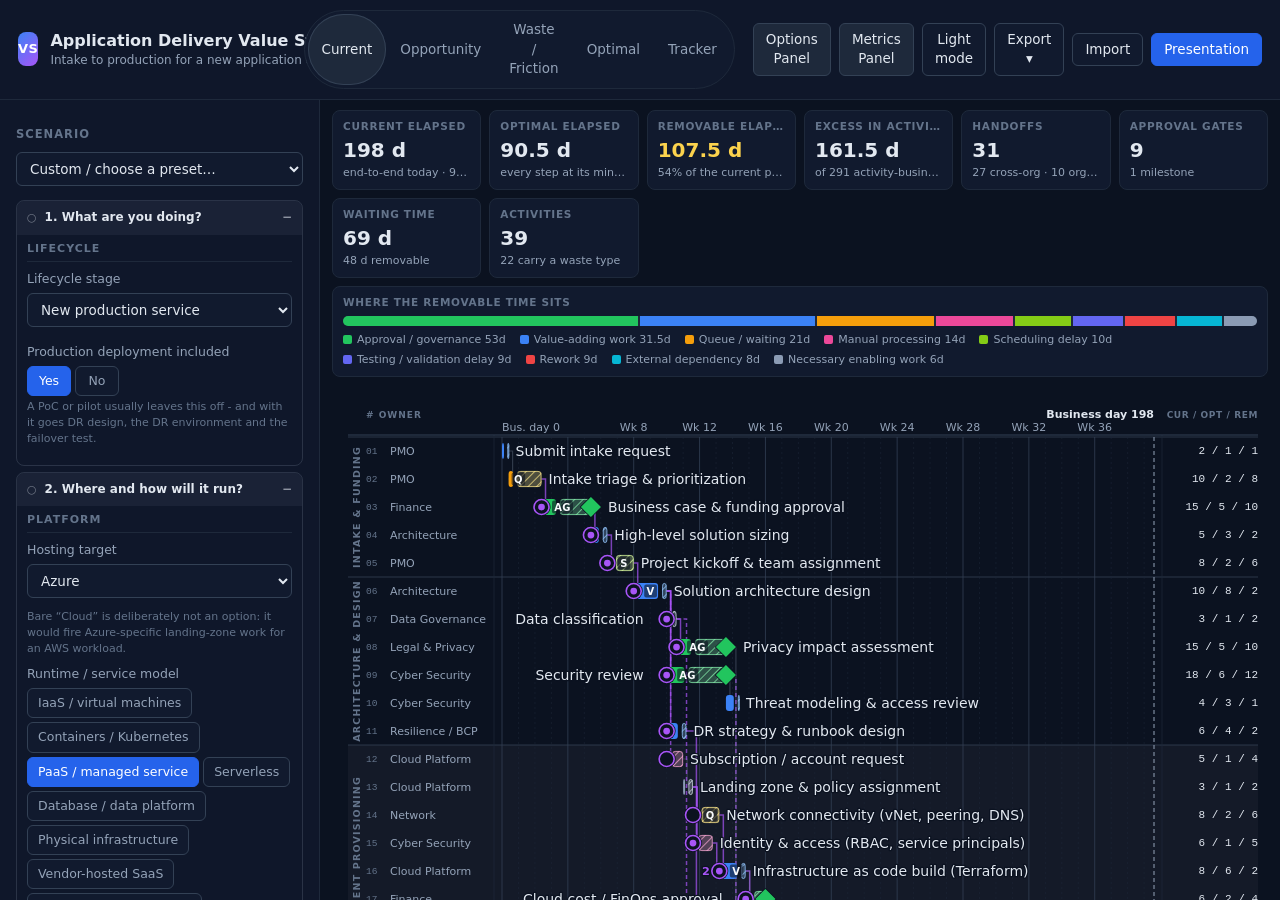
<file: index.html>
<!DOCTYPE html>
<html lang="en">
<head>
<meta charset="utf-8">
<meta name="viewport" content="width=device-width, initial-scale=1">
<title>Flowline - Value Stream Timeline</title>
<link rel="stylesheet" href="css/app.css">
</head>
<body>

<header class="topbar">
  <div class="brand">
    <span class="logo">VS</span>
    <div>
      <div class="title-row"><h1 id="title">Value Stream</h1><span id="app-version" class="app-version"></span></div>
      <div id="subtitle" class="subtitle"></div>
    </div>
  </div>

  <nav class="views" aria-label="View">
    <button type="button" data-view="current" class="on" title="Stacked bars: necessary time + removable time on today's schedule">Current</button>
    <button type="button" data-view="opportunity" title="Necessary time greyed out; removable time stands out">Opportunity</button>
    <button type="button" data-view="waste" title="Value work de-emphasized; handoffs, gates, queues and rework emphasized">Waste / Friction</button>
    <button type="button" data-view="optimal" title="The schedule if every activity ran at its optimal duration">Optimal</button>
    <button type="button" data-view="tracker" title="Project status at a glance: % complete, stage-by-stage progress, what's moving, what's blocked, what's left">Tracker</button>
  </nav>

  <div class="actions">
    <button type="button" id="btn-sidebar" class="ghost" title="Show or hide the options panel on the left">Options Panel</button>
    <button type="button" id="btn-metrics" class="ghost" title="Show or hide the metrics strip across the top">Metrics Panel</button>
    <button type="button" id="btn-theme" class="ghost" title="Switch between dark and light mode (applies to exports too)">Light mode</button>
    <div class="menu">
      <button type="button" class="ghost" id="btn-export-menu" aria-haspopup="true" aria-expanded="false">Export ▾</button>
      <div class="menu-list">
        <button type="button" data-export="png">PNG · 1920×1080</button>
        <button type="button" data-export="png2x">PNG · 3840×2160</button>
        <button type="button" data-export="svg">SVG</button>
        <button type="button" data-export="copy">Copy to clipboard (PNG)</button>
        <hr>
        <button type="button" data-export="xlsx">Excel workbook (.xlsx, Task List format)</button>
        <button type="button" data-export="csv">CSV (Task List, columns A–Y)</button>
        <hr>
        <button type="button" data-export="simple" title="The editable format: change it in Excel, then Import it straight back">Editable workbook (.xlsx, Activities format)</button>
        <button type="button" data-export="simplecsv" title="The editable format as CSV">Editable CSV (Activities format)</button>
        <button type="button" data-export="template" title="Three example rows showing every column — the fastest way to start a new value stream">Starter template (.xlsx)</button>
        <hr>
        <button type="button" data-export="json">JSON bundle (process, taxonomy, scenario)</button>
        <button type="button" data-export="datajs">Download data/process.data.js</button>
      </div>
    </div>
    <label class="ghost btn-file" title="Import an Excel workbook (.xlsx), a CSV, or a .json file. Worksheets are matched by name; any sheet the app does not recognise is left alone. You can also drop the file on the page.">
      Import <input type="file" id="file-json" accept=".xlsx,.csv,.json,application/json,text/csv,application/vnd.openxmlformats-officedocument.spreadsheetml.sheet">
    </label>
    <button type="button" id="btn-present" class="primary">Presentation</button>
  </div>
</header>

<div class="main">
  <aside id="sidebar">
    <section>
      <h3>Scenario</h3>
      <select id="preset" class="select"></select>
      <div id="scenario-controls"></div>
      <div id="derived-chips" hidden></div>
      <div id="result-summary" hidden></div>
      <div id="saved-runs"></div>
    </section>

    <section>
      <h3>Process</h3>
      <button type="button" id="btn-designer" class="ghost small" title="Add, rename and reorder stages and phases, and change the row order — in the app, validated before anything is applied">Open process designer</button>
      <button type="button" id="btn-admin" class="ghost small" title="Edit the questions, named rules and activity conditions — every change previewed against your saved scenarios before it applies">Open admin mode</button>
      <div class="hint">Stages, phases and row order, edited in place. Durations and dependencies are edited by clicking a row. Admin mode edits which tasks fire, and when.</div>
    </section>

    <section>
      <h3>Waste categories <small>click to isolate</small></h3>
      <div id="waste-chips" class="chips"></div>
    </section>

    <section>
      <h3>Filters</h3>
      <input id="search" type="search" class="input" placeholder="Search activities, teams, descriptions…">
      <details>
        <summary>Responsible team</summary>
        <div id="owner-filter" class="checklist"></div>
      </details>
      <label class="check"><input type="checkbox" id="opt-hideNonMatching"><span>Hide non-matching rows (instead of dimming)</span></label>
      <button type="button" id="btn-clear-filters" class="ghost small">Clear filters</button>
    </section>

    <section>
      <h3>Display</h3>
      <label class="field" title="Changes only how times are written - the data, saved scenarios and exports keep their own unit"><span>Show times in</span>
        <select id="opt-time-unit" class="select">
          <option value="auto">The data's own unit</option>
          <option value="days">Business days</option>
          <option value="hours">Hours</option>
        </select>
      </label>
      <label class="field"><span>Dependency lines</span>
        <select id="opt-links" class="select">
          <option value="all">All (handoffs highlighted)</option>
          <option value="handoffs">Handoffs only</option>
          <option value="none">None</option>
        </select>
      </label>
      <label class="field"><span>Row density</span>
        <select id="opt-density" class="select">
          <option value="comfortable">Comfortable</option>
          <option value="normal">Normal</option>
          <option value="compact">Compact</option>
        </select>
      </label>
      <label class="field"><span>Timeline zoom <b id="zoom-val">1.0x</b></span>
        <input type="range" id="opt-zoom" min="1" max="4" step="0.1" value="1">
      </label>
      <label class="check"><input type="checkbox" id="opt-phases"><span>Show phase bands</span></label>
      <label class="check" title="Show the team and the current / optimal / removable numbers beside every row while you work"><input type="checkbox" id="opt-columns"><span>Owner and duration columns</span></label>
      <label class="check"><input type="checkbox" id="opt-critical"><span>Underline the critical path</span></label>
      <label class="check"><input type="checkbox" id="opt-presentMetrics"><span>Metrics strip in presentation / export</span></label>
      <label class="check" title="Off keeps the slide clean; on carries the owner and duration columns onto the exported slide too"><input type="checkbox" id="opt-presentColumns"><span>Owner / duration columns on slides</span></label>
    </section>

    <section>
      <h3>Data source</h3>
      <div id="data-source" class="hint"></div>
      <div class="btn-row">
        <button type="button" id="btn-link-folder" class="ghost small" title="Pick the app folder (or its data folder). The app can then re-read the files after you edit them, and write your in-app edits back.">Link data folder</button>
        <button type="button" id="btn-reload-folder" class="ghost small" hidden title="Re-read the data files from the linked folder">Reload</button>
        <button type="button" id="btn-save-folder" class="ghost small" hidden title="Write the current data back to the linked folder">Save</button>
        <button type="button" id="btn-unlink-folder" class="ghost small" hidden>Unlink</button>
      </div>
      <button type="button" id="btn-reset-data" class="ghost small" hidden>Discard loaded data</button>
      <button type="button" id="btn-reset-state" class="ghost small">Reset scenario &amp; settings</button>
      <div id="assumptions" class="banner" hidden></div>
      <div id="warnings" class="warnings" hidden></div>
    </section>
  </aside>

  <div class="content">
    <div id="stale-data" class="stale-data" role="status" hidden></div>
    <div id="metrics" class="metrics"></div>
    <div id="chart-wrap"><div id="chart"></div></div>
  </div>

  <aside id="details" class="details" hidden></aside>
</div>

<aside id="why-drawer" hidden></aside>
<div id="tooltip" class="tooltip" hidden></div>
<div id="toast" class="toast" hidden></div>

<div id="present" hidden>
  <div class="present-toolbar">
    <button type="button" id="btn-exit-present" class="ghost">← Exit</button>
    <button type="button" id="btn-theme-present" class="ghost">Light mode</button>
    <span id="present-rows" class="hint"></span>
    <span class="spacer"></span>
    <button type="button" data-export="png" class="ghost">PNG</button>
    <button type="button" data-export="png2x" class="ghost">PNG 2×</button>
    <button type="button" data-export="svg" class="ghost">SVG</button>
    <button type="button" data-export="copy" class="primary">Copy</button>
  </div>
  <div id="present-stage"></div>
</div>

<!-- data (plain JSON inside a one-line wrapper so the app works from file://) -->
<script src="js/registry.js"></script>
<script src="js/version.js"></script>
<script src="js/units.js"></script>
<script src="js/schema.js"></script>
<script src="data/taxonomy.data.js"></script>
<script src="data/scenario.data.js"></script>
<script src="data/process.data.js"></script>
<!-- engine -->
<script src="js/validate.js"></script>
<script src="js/rules.js"></script>
<script src="js/expr.js"></script>
<script src="js/derive.js"></script>
<script src="js/runs.js"></script>
<script src="js/admin.js"></script>
<script src="js/schedule.js"></script>
<script src="js/progress.js"></script>
<script src="js/layout.js"></script>
<script src="js/render.js"></script>
<script src="js/progress-render.js"></script>
<script src="js/export.js"></script>
<script src="js/table.js"></script>
<script src="js/import.js"></script>
<script src="js/analyze.js"></script>
<script src="js/export-workbook.js"></script>
<script src="js/embed.js"></script>
<script src="js/files.js"></script>
<script src="js/designer.js"></script>
<script src="js/admin-ui.js"></script>
<script src="js/app.js"></script>
</body>
</html>
</file>
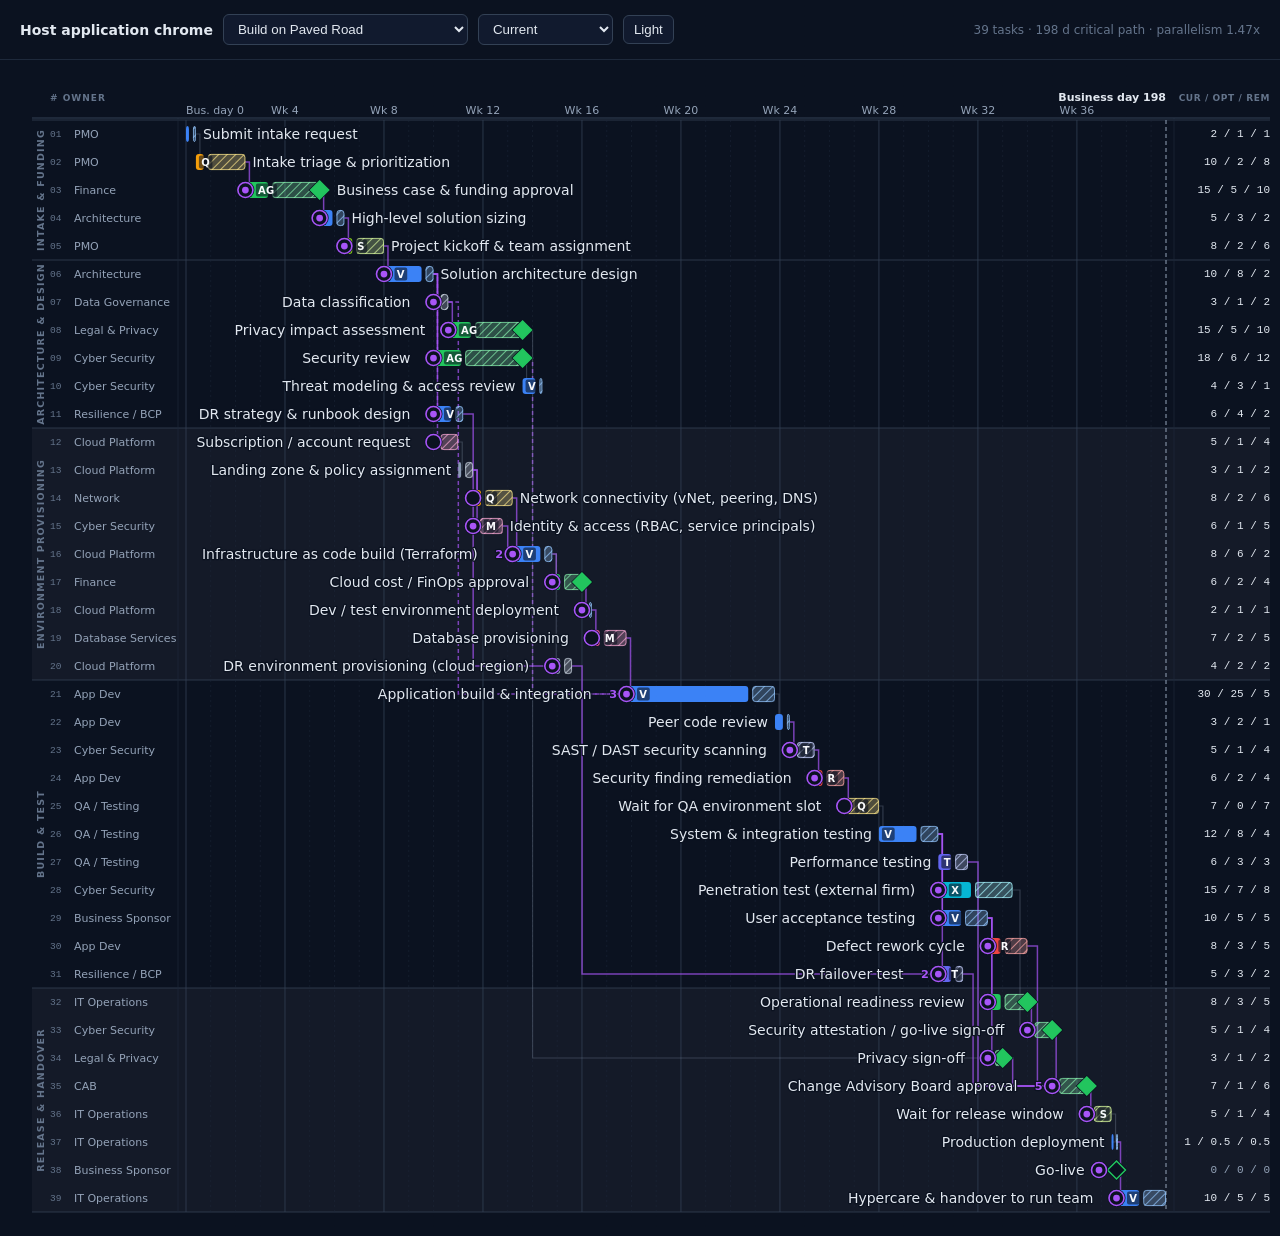
<file: examples/embedded.html>
<!DOCTYPE html>
<html lang="en">
<head>
<meta charset="utf-8">
<title>Embedded chart (host owns the page)</title>
<style>
  /* deliberately nothing from the app's own stylesheet: the host styles its own page */
  body { margin: 0; font: 14px system-ui, sans-serif; background: #0B1220; color: #E2E8F0; }
  header { padding: 14px 20px; border-bottom: 1px solid #1E293B; display: flex; gap: 10px; align-items: center; }
  select, button { background: #111A2E; color: #E2E8F0; border: 1px solid #334155; border-radius: 6px; padding: 6px 10px; }
  #host { padding: 12px; }
  .note { color: #64748B; margin-left: auto; font-size: 12px; }
</style>
</head>
<body>
  <header>
    <strong>Host application chrome</strong>
    <select id="profile"></select>
    <select id="view">
      <option value="current">Current</option>
      <option value="opportunity">Opportunity</option>
      <option value="waste">Waste / Friction</option>
      <option value="optimal">Optimal</option>
    </select>
    <button id="theme">Light</button>
    <span class="note" id="stat"></span>
  </header>
  <div id="host"></div>

<script src="../js/registry.js"></script>
<script src="../js/units.js"></script>
<script src="../js/schema.js"></script>
<script src="../data/taxonomy.data.js"></script>
<script src="../data/scenario.data.js"></script>
<script src="../data/process.data.js"></script>
<script src="../js/validate.js"></script>
<script src="../js/rules.js"></script>
<script src="../js/derive.js"></script>
<script src="../js/schedule.js"></script>
<script src="../js/progress.js"></script>
<script src="../js/layout.js"></script>
<script src="../js/render.js"></script>
<script src="../js/progress-render.js"></script>
<script src="../js/analyze.js"></script>
<script src="../js/embed.js"></script>
<script>
  /* This is the whole integration. A React component's useEffect body would
     be these six lines, with update() called from a props change and
     destroy() from the cleanup function. */
  const chart = VSM.embed.create(document.getElementById("host"), {
    profile: "build-paved", view: "current", theme: "dark",
    onSelect: (act, node) => console.log("selected", act.id, node.duration)
  });

  const opts = chart.getScenarioOptions();
  const sel = document.getElementById("profile");
  opts.profiles.forEach(p => sel.add(new Option(p.label, p.id)));
  sel.value = "build-paved";

  const stat = () => {
    const a = chart.analyze();
    document.getElementById("stat").textContent =
      a.tasks + " tasks · " + a.pathDays + " d critical path · parallelism " + a.parallelism + "x";
  };
  stat();

  sel.onchange = () => { chart.update({ profile: sel.value }); stat(); };
  document.getElementById("view").onchange = e => chart.update({ view: e.target.value });
  let dark = true;
  document.getElementById("theme").onclick = e => {
    dark = !dark; chart.update({ theme: dark ? "dark" : "light" });
    document.body.style.background = dark ? "#0B1220" : "#FFFFFF";
    document.body.style.color = dark ? "#E2E8F0" : "#0F172A";
    e.target.textContent = dark ? "Light" : "Dark";
  };
</script>
</body>
</html>
</file>
<file: css/app.css>
/* ============================================================================
   Application chrome (dark, minimal). The SVG timeline styles itself.
   ========================================================================== */
:root {
  --bg: #0B1220; --panel: #0F172A; --panel-2: #111A2E; --line: #1E293B; --line-2: #334155; --hover: #1E293B;
  --text: #E2E8F0; --text-2: #94A3B8; --muted: #64748B; --accent: #60A5FA; --accent-2: #FCD34D;
  --stage: #05080F; --shadow: rgba(0,0,0,0.5); --knob: #CBD5E1;
  --radius: 8px; --sidebar-w: 320px; --details-w: 380px;
  --font: "Segoe UI", system-ui, -apple-system, Roboto, "Helvetica Neue", Arial, sans-serif;
  color-scheme: dark;
}
:root[data-theme="light"] {
  --bg: #F8FAFC; --panel: #FFFFFF; --panel-2: #F1F5F9; --line: #E2E8F0; --line-2: #CBD5E1; --hover: #E2E8F0;
  --text: #0F172A; --text-2: #475569; --muted: #64748B; --accent: #2563EB; --accent-2: #B45309;
  --stage: #E2E8F0; --shadow: rgba(15,23,42,0.18); --knob: #FFFFFF;
  color-scheme: light;
}
* { box-sizing: border-box; }
html, body { height: 100%; margin: 0; }
body { background: var(--bg); color: var(--text); font: 13.5px/1.45 var(--font); display: flex; flex-direction: column; overflow: hidden; }
h1, h2, h3 { margin: 0; font-weight: 600; }
button, select, input { font: inherit; color: inherit; }
button { cursor: pointer; }
small { color: var(--muted); font-weight: 400; }
hr { border: 0; border-top: 1px solid var(--line); margin: 4px 0; }

/* ---- top bar ---- */
.topbar { display: flex; align-items: center; gap: 18px; padding: 10px 18px; border-bottom: 1px solid var(--line); background: var(--panel); flex: 0 0 auto; }
.brand { display: flex; align-items: center; gap: 12px; min-width: 0; flex: 1 1 auto; }
.logo { display: inline-grid; place-items: center; width: 34px; height: 34px; border-radius: 8px; background: linear-gradient(135deg, #3B82F6, #A855F7); font-weight: 700; font-size: 13px; color: #fff; letter-spacing: 0.5px; }
.brand h1 { font-size: 16px; white-space: nowrap; overflow: hidden; text-overflow: ellipsis; }
.subtitle { color: var(--text-2); font-size: 12px; white-space: nowrap; overflow: hidden; text-overflow: ellipsis; }
.title-row { display: flex; align-items: baseline; gap: 8px; min-width: 0; }
.app-version { flex: 0 0 auto; font-size: 10.5px; font-weight: 600; color: var(--muted); border: 1px solid var(--line-2); border-radius: 999px; padding: 1px 7px; vertical-align: 2px; white-space: nowrap; }
.stale-data { display: flex; align-items: center; gap: 12px; flex-wrap: wrap; margin: 8px 0 4px; padding: 9px 12px; border: 1px solid #F59E0B; border-radius: 8px; background: rgba(245,158,11,0.10); font-size: 12.5px; }
.stale-data[hidden] { display: none; }   /* the flex rule above would otherwise override [hidden] (1.6.1 showed an empty bar) */
.stale-data .stale-text { flex: 1 1 320px; }
.stale-data .stale-actions { display: flex; gap: 6px; flex: 0 0 auto; }
.views { display: flex; background: var(--panel-2); border: 1px solid var(--line); border-radius: 999px; padding: 3px; }
.views button { border: 0; background: transparent; color: var(--text-2); padding: 6px 14px; border-radius: 999px; font-weight: 500; }
.views button.on { background: var(--hover); color: var(--text); box-shadow: inset 0 0 0 1px var(--line-2); }
.actions { display: flex; align-items: center; gap: 8px; }
.ghost, .primary, .btn-file { border: 1px solid var(--line-2); background: var(--panel-2); color: var(--text); padding: 6px 12px; border-radius: 6px; font-weight: 500; }
.ghost:hover, .btn-file:hover { background: var(--hover); }
.ghost.small { padding: 4px 10px; font-size: 12px; }
.primary { background: #2563EB; border-color: #2563EB; color: #fff; }
.primary:hover { background: #1D4ED8; }
.btn-file { cursor: pointer; }
.btn-file input { display: none; }
/* Click to open, not hover. The hover version had a 6px dead gap between the
   button and the list, so the menu closed if the pointer drifted a hair while
   travelling down to an item. Now it opens on click and stays open until you
   pick something or click away. */
.menu { position: relative; }
.menu-list { display: none; position: absolute; right: 0; top: 100%; margin-top: 4px; background: var(--panel-2); border: 1px solid var(--line-2); border-radius: var(--radius); padding: 6px; min-width: 250px; z-index: 30; box-shadow: 0 12px 32px var(--shadow); }
.menu.open .menu-list { display: block; }
.menu.open > button.ghost { background: var(--hover); border-color: var(--line-2); }
.menu-list button { display: block; width: 100%; text-align: left; border: 0; background: transparent; padding: 8px 10px; border-radius: 6px; }
.menu-list button:hover { background: var(--hover); }

/* ---- main layout ---- */
.main { display: flex; flex: 1 1 auto; min-height: 0; position: relative; }
#sidebar { width: var(--sidebar-w); flex: 0 0 auto; border-right: 1px solid var(--line); background: var(--panel); overflow-y: auto; padding: 14px 16px 30px; transition: margin-left 0.2s ease; }
body.sidebar-hidden #sidebar { margin-left: calc(-1 * var(--sidebar-w)); }
#sidebar section { padding: 12px 0 14px; border-bottom: 1px solid var(--line); }
#sidebar section:last-child { border-bottom: 0; }
#sidebar h3 { font-size: 11.5px; text-transform: uppercase; letter-spacing: 1px; color: var(--muted); margin-bottom: 10px; display: flex; justify-content: space-between; align-items: baseline; }
.content { flex: 1 1 auto; min-width: 0; display: flex; flex-direction: column; }
#chart-wrap { flex: 1 1 auto; overflow: auto; padding: 8px 8px 24px; }
#chart svg { display: block; }
.vsm-row { cursor: pointer; }
.vsm-row.selected text { fill: var(--accent); }
.vsm-row.selected .vsm-hit { fill: rgba(96,165,250,0.08); }

/* ---- metrics ---- */
.metrics { display: grid; grid-template-columns: repeat(auto-fit, minmax(128px, 1fr)); gap: 8px; padding: 10px 12px 4px; }
.tile { background: var(--panel-2); border: 1px solid var(--line); border-radius: var(--radius); padding: 8px 10px; min-width: 0; }
.tile-label { font-size: 10.5px; text-transform: uppercase; letter-spacing: 0.7px; color: var(--muted); font-weight: 600; white-space: nowrap; overflow: hidden; text-overflow: ellipsis; }
.tile-value { font-size: 20px; font-weight: 600; margin: 2px 0 0; }
.tile.accent .tile-value { color: var(--accent-2); }
.tile-sub { font-size: 11px; color: var(--text-2); white-space: nowrap; overflow: hidden; text-overflow: ellipsis; }
.breakdown-wrap { grid-column: 1 / -1; background: var(--panel-2); border: 1px solid var(--line); border-radius: var(--radius); padding: 8px 10px; }
.breakdown { display: flex; height: 10px; border-radius: 5px; overflow: hidden; margin: 6px 0; background: var(--line); gap: 2px; }
.breakdown .seg { height: 100%; }
.breakdown-legend { display: flex; flex-wrap: wrap; gap: 4px 14px; font-size: 11px; color: var(--text-2); }
.breakdown-legend i { display: inline-block; width: 9px; height: 9px; border-radius: 2px; margin-right: 5px; vertical-align: -1px; }

/* ---- controls ---- */
.select, .input { width: 100%; background: var(--panel-2); border: 1px solid var(--line-2); border-radius: 6px; padding: 7px 9px; margin-bottom: 8px; }
.control { margin: 8px 0; }
.control.disabled { opacity: 0.5; }
.control .lbl { font-size: 12.5px; color: var(--text-2); margin-bottom: 5px; }
.hint { font-size: 11px; color: var(--muted); margin-top: 3px; }
.switch { display: flex; align-items: center; gap: 10px; cursor: pointer; padding: 3px 0; }
.switch input { display: none; }
.switch .track { width: 34px; height: 18px; border-radius: 999px; background: var(--line-2); position: relative; flex: 0 0 auto; transition: background 0.15s; }
.switch .track::after { content: ""; position: absolute; top: 2px; left: 2px; width: 14px; height: 14px; border-radius: 50%; background: var(--knob); transition: left 0.15s; }
.switch input:checked + .track { background: #2563EB; }
.switch input:checked + .track::after { left: 18px; background: #fff; }
.switch .lbl { margin: 0; color: var(--text); }
.segmented, .multi { display: flex; flex-wrap: wrap; gap: 4px; }
.segmented button, .multi button { border: 1px solid var(--line-2); background: var(--panel-2); color: var(--text-2); padding: 5px 10px; border-radius: 6px; font-size: 12.5px; }
.segmented button.on, .multi button.on { background: #2563EB; border-color: #2563EB; color: #fff; }
.field { display: block; margin: 8px 0; }
.field > span { display: flex; justify-content: space-between; font-size: 12.5px; color: var(--text-2); margin-bottom: 4px; }
.field input[type=range] { width: 100%; }
.check { display: flex; align-items: center; gap: 8px; padding: 4px 0; font-size: 12.5px; cursor: pointer; }
.check em { margin-left: auto; color: var(--muted); font-style: normal; font-size: 11px; }
.checklist { max-height: 220px; overflow: auto; padding: 4px 0 6px; }
details summary { cursor: pointer; color: var(--text-2); font-size: 12.5px; padding: 4px 0; }
.chips { display: flex; flex-direction: column; gap: 4px; }
.chip { display: flex; align-items: center; gap: 8px; border: 1px solid var(--line); background: transparent; color: var(--text-2); padding: 5px 8px; border-radius: 6px; text-align: left; font-size: 12.5px; }
.chip:hover { background: var(--panel-2); }
.chip.on { border-color: var(--accent); color: var(--text); background: rgba(96,165,250,0.08); }
.chip i { width: 10px; height: 10px; border-radius: 2px; flex: 0 0 auto; }
.chip b { font-size: 10.5px; width: 24px; color: var(--text); }
.chip span { flex: 1 1 auto; white-space: nowrap; overflow: hidden; text-overflow: ellipsis; }
.chip em { font-style: normal; color: var(--muted); font-size: 11px; white-space: nowrap; }
.warnings { margin-top: 8px; font-size: 11.5px; color: var(--text-2); background: rgba(245,158,11,0.08); border: 1px solid rgba(245,158,11,0.35); border-radius: 6px; padding: 8px; max-height: 260px; overflow: auto; }
.warnings.has-errors { color: #FCA5A5; background: rgba(239,68,68,0.08); border-color: rgba(239,68,68,0.35); }
:root[data-theme="light"] .warnings.has-errors { color: #B91C1C; }
.warnings > div { margin-bottom: 4px; }
.warnings .bad { color: #FCA5A5; }
:root[data-theme="light"] .warnings .bad { color: #B91C1C; }
.warnings .warn-head { font-weight: 600; color: var(--text); margin-bottom: 6px; }
.warnings .warn-foot { margin-top: 6px; padding-top: 6px; border-top: 1px solid var(--line-2); color: var(--muted); }
.btn-row { display: flex; flex-wrap: wrap; gap: 6px; margin: 8px 0 4px; }
.btn-row .ghost { margin: 0; }
.present-toolbar .hint.warn { color: #FBBF24; }
.meta .ghost { margin-top: 8px; margin-right: 6px; }

/* ---- details ---- */
.details { width: var(--details-w); flex: 0 0 auto; border-left: 1px solid var(--line); background: var(--panel); overflow-y: auto; padding: 14px 16px 30px; }
.details-head { display: flex; align-items: center; gap: 10px; margin-bottom: 10px; }
.details-head h2 { font-size: 15px; flex: 1 1 auto; }
.details .icon { border: 0; background: transparent; color: var(--text-2); font-size: 20px; line-height: 1; padding: 2px 6px; }
.details dl { margin: 0; display: grid; grid-template-columns: 110px 1fr; gap: 6px 10px; font-size: 12.5px; }
.details dt { color: var(--muted); }
.details dd { margin: 0; }
.details .json { margin-top: 14px; font-size: 11px; background: var(--panel-2); border: 1px solid var(--line); border-radius: 6px; padding: 10px; overflow: auto; color: var(--text-2); white-space: pre-wrap; }

/* ---- inline edit form ---- */
.edit-form { margin-top: 16px; padding-top: 12px; border-top: 1px solid var(--line); }
.edit-form h3 { font-size: 11.5px; text-transform: uppercase; letter-spacing: 1px; color: var(--muted); margin-bottom: 8px; }
.edit-field { display: block; margin-bottom: 6px; min-width: 0; }
.edit-field > span { display: block; font-size: 11.5px; color: var(--text-2); margin-bottom: 3px; }
.edit-field .input, .edit-field .select { margin-bottom: 0; }
.edit-row { display: grid; grid-template-columns: 1fr 1fr; gap: 8px; }
.edit-actions { display: flex; align-items: center; gap: 10px; margin-top: 8px; }
.edit-actions .hint { margin: 0; }
textarea.input { resize: vertical; font: inherit; }

/* ---- tooltip & toast ---- */
.tooltip { position: fixed; z-index: 50; pointer-events: none; background: var(--panel); border: 1px solid var(--line-2); border-radius: 8px; padding: 10px 12px; max-width: 360px; font-size: 12px; box-shadow: 0 10px 30px var(--shadow); }
.tt-title { font-weight: 600; font-size: 13px; margin-bottom: 4px; display: flex; align-items: center; gap: 8px; }
.tt-code { display: inline-grid; place-items: center; min-width: 22px; height: 18px; padding: 0 5px; border-radius: 4px; font-size: 10px; font-weight: 700; color: #fff; }
.tt-desc { color: var(--text-2); margin-bottom: 6px; }
.tooltip table { border-collapse: collapse; }
.tooltip th { text-align: left; color: var(--muted); font-weight: 500; padding: 1px 10px 1px 0; vertical-align: top; }
.tooltip td { padding: 1px 0; }
.tt-hint { color: var(--muted); font-size: 11px; margin-top: 6px; }
.toast { position: fixed; bottom: 22px; left: 50%; transform: translateX(-50%); z-index: 60; background: var(--panel-2); border: 1px solid var(--line-2); border-radius: 8px; padding: 10px 16px; box-shadow: 0 10px 30px var(--shadow); }
.toast.error { border-color: #EF4444; color: #FCA5A5; }

/* ---- presentation mode ---- */
#present { position: fixed; inset: 0; z-index: 40; background: var(--stage); display: flex; flex-direction: column; }
#present[hidden], .tooltip[hidden], .toast[hidden], .details[hidden] { display: none; }
.present-toolbar { display: flex; align-items: center; gap: 8px; padding: 8px 14px; border-bottom: 1px solid var(--line); background: var(--panel); }
.present-toolbar .spacer { flex: 1 1 auto; }
#present-stage { flex: 1 1 auto; display: grid; place-items: center; padding: 16px; min-height: 0; }
#present-stage svg { width: 100%; height: 100%; max-height: 100%; aspect-ratio: 16 / 9; object-fit: contain; border-radius: 4px; box-shadow: 0 20px 60px var(--shadow); }
body.presenting .topbar, body.presenting .main { visibility: hidden; }

@media (max-width: 900px) {
  .topbar { flex-wrap: wrap; gap: 10px; padding: 10px 16px; }
  .brand { flex-basis: 100%; }
  .views { order: 3; }
  #sidebar { position: absolute; z-index: 20; left: 0; top: 0; bottom: 0; width: min(var(--sidebar-w), calc(100% - 40px)); box-shadow: 12px 0 40px var(--shadow); }
  body.sidebar-hidden #sidebar { margin-left: calc(-1 * var(--sidebar-w) - 60px); }
  .details { position: absolute; z-index: 21; right: 0; top: 0; bottom: 0; width: min(var(--details-w), 100%); }
  .metrics { padding: 8px 8px 2px; }
  #chart-wrap { padding: 4px 4px 16px; }
}
@media print { .topbar, #sidebar, .details, .present-toolbar { display: none !important; } body { overflow: visible; } }

/* ---- keyboard access on chart rows ---- */
.vsm-row:focus { outline: none; }
.vsm-row:focus-visible .vsm-hit { fill: rgba(96,165,250,0.16); stroke: var(--accent); stroke-width: 1.5; }

/* scenario control groups and implied toggles */
#scenario-controls .control-group{
  margin:14px 0 6px; font-size:11px; font-weight:700; letter-spacing:.09em;
  text-transform:uppercase; color:var(--muted);
  border-bottom:1px solid var(--line); padding-bottom:4px;
}
#scenario-controls .control-group:first-child{ margin-top:2px; }
#scenario-controls .control.forced .lbl{ opacity:.8; }
#scenario-controls .control.forced .hint{ color:var(--accent); }

/* the two panel toggles */
body.metrics-hidden #metrics { display: none; }
.topbar .actions button.ghost.on { background: var(--hover); border-color: var(--line-2); color: var(--text); }

/* ---- dialogs: import preview + process designer ---- */
.overlay { position: fixed; inset: 0; z-index: 70; background: rgba(2, 6, 23, 0.55); display: grid; place-items: center; padding: 24px; }
.overlay-box { background: var(--panel); border: 1px solid var(--line-2); border-radius: 10px; box-shadow: 0 24px 70px var(--shadow); width: min(680px, 100%); max-height: min(82vh, 900px); display: flex; flex-direction: column; }
.overlay-head { display: flex; align-items: center; gap: 10px; padding: 14px 18px 10px; border-bottom: 1px solid var(--line); }
.overlay-head h2 { font-size: 15px; flex: 1 1 auto; }
.overlay-head .icon { border: 0; background: transparent; color: var(--text-2); font-size: 20px; line-height: 1; padding: 2px 6px; }
.overlay-body { padding: 12px 18px; overflow: auto; font-size: 13px; }
.overlay-body p { margin: 0 0 8px; }
.overlay-body p.warn-head { font-weight: 600; color: var(--text); }
.overlay-body ul { margin: 0 0 8px; padding-left: 18px; }
.overlay-body li { margin-bottom: 3px; color: var(--text-2); }
.overlay-body li.warn { color: #FBBF24; }
:root[data-theme="light"] .overlay-body li.warn { color: #B45309; }
.overlay-foot { display: flex; justify-content: flex-end; gap: 8px; padding: 12px 18px 14px; border-top: 1px solid var(--line); }

/* the designer reuses the overlay frame with a wider box and its own body */
.overlay-box.designer { width: min(860px, 100%); }
.designer-head { display: flex; align-items: center; gap: 10px; padding: 14px 18px 10px; border-bottom: 1px solid var(--line); }
.designer-head h2 { font-size: 15px; flex: 1 1 auto; }
.designer-head .icon { border: 0; background: transparent; color: var(--text-2); font-size: 20px; line-height: 1; padding: 2px 6px; }
.designer-tabs { display: flex; gap: 4px; padding: 10px 18px 0; }
.designer-tabs .tab { border: 1px solid var(--line-2); border-bottom: 0; background: var(--panel-2); color: var(--text-2); padding: 7px 14px; border-radius: 8px 8px 0 0; font-size: 12.5px; font-weight: 600; }
.designer-tabs .tab.on { background: var(--hover); color: var(--text); }
.designer-body { padding: 12px 18px; overflow: auto; border-top: 1px solid var(--line); flex: 1 1 auto; min-height: 240px; }
.designer-body .hint { margin-bottom: 10px; }
.designer-list { display: flex; flex-direction: column; gap: 6px; margin-bottom: 10px; }
.designer-row { display: flex; align-items: center; gap: 6px; }
.designer-row .input, .designer-row .select { margin-bottom: 0; }
.designer-row .input.short, .designer-row .select.short { width: 150px; flex: 0 0 auto; }
.designer-row .designer-name { flex: 1 1 auto; font-size: 12.5px; white-space: nowrap; overflow: hidden; text-overflow: ellipsis; }
.designer-count { color: var(--muted); font-size: 11px; white-space: nowrap; flex: 0 0 auto; }
.designer-group { margin: 10px 0 2px; font-size: 10.5px; font-weight: 700; letter-spacing: 0.09em; color: var(--muted); border-bottom: 1px solid var(--line); padding-bottom: 3px; }
.designer-row .danger:hover { border-color: #EF4444; color: #FCA5A5; }
.designer-issues { margin: 0 18px 8px; font-size: 11.5px; color: var(--text-2); background: rgba(245,158,11,0.08); border: 1px solid rgba(245,158,11,0.35); border-radius: 6px; padding: 8px; max-height: 120px; overflow: auto; }
.designer-issues .bad { color: #FCA5A5; }
:root[data-theme="light"] .designer-issues .bad { color: #B91C1C; }
.designer-foot { display: flex; align-items: center; gap: 8px; padding: 12px 18px 14px; border-top: 1px solid var(--line); }
.designer-foot .hint { flex: 1 1 auto; margin: 0; }
.designer-note { color: var(--accent); }

/* ---- admin mode: the designer frame, rule editor and impact table ---- */
.overlay-box.admin { width: min(980px, 100%); }
#btn-admin { margin-top: 6px; }
.admin-row { border: 1px solid var(--line); border-radius: 8px; padding: 7px 9px; display: flex; flex-direction: column; gap: 6px; }
.admin-row.staged { border-color: var(--accent); }
.admin-row-head { display: flex; align-items: center; gap: 8px; min-width: 0; }
.admin-row-head .designer-name { flex: 1 1 auto; font-size: 12.5px; white-space: nowrap; overflow: hidden; text-overflow: ellipsis; }
.admin-id { font-family: ui-monospace, SFMono-Regular, Menlo, monospace; font-size: 12px; font-weight: 600; white-space: nowrap; }
.admin-row-head .admin-id:first-child { flex: 0 1 auto; }
.admin-row-head > .admin-id:first-child + .designer-count { margin-left: auto; }
.admin-id.muted, .admin-text.muted { color: var(--muted); font-weight: 400; }
.admin-text { font-family: ui-monospace, SFMono-Regular, Menlo, monospace; font-size: 11.5px; color: var(--text-2); white-space: pre-wrap; word-break: break-word; }
.admin-badge { font-size: 10px; font-weight: 700; letter-spacing: 0.05em; text-transform: uppercase; color: var(--accent); border: 1px solid var(--accent); border-radius: 999px; padding: 0 6px; margin-left: 6px; white-space: nowrap; }
.admin-badge.muted { color: var(--muted); border-color: var(--line-2); text-transform: none; letter-spacing: 0; font-weight: 600; }
.admin-editor { display: flex; flex-direction: column; gap: 6px; }
textarea.input.admin-expr { font-family: ui-monospace, SFMono-Regular, Menlo, monospace; font-size: 12px; width: 100%; resize: vertical; margin-bottom: 0; }
.admin-editor-actions { display: flex; align-items: center; gap: 6px; }
.admin button:disabled { opacity: 0.45; cursor: not-allowed; }
.admin-editor-actions .hint { flex: 1 1 auto; margin: 0; font-family: ui-monospace, SFMono-Regular, Menlo, monospace; font-size: 10.5px; }
.admin-feedback { font-size: 11.5px; }
.admin-feedback .ok { color: #34D399; }
.admin-feedback .warn { color: #FBBF24; }
.admin-feedback .bad, .admin-blocked .bad, .admin-impact .bad { color: #FCA5A5; }
:root[data-theme="light"] .admin-feedback .ok { color: #047857; }
:root[data-theme="light"] .admin-feedback .warn { color: #B45309; }
:root[data-theme="light"] .admin-feedback .bad, :root[data-theme="light"] .admin-blocked .bad, :root[data-theme="light"] .admin-impact .bad { color: #B91C1C; }
.admin-caret { margin: 4px 0 0; font-family: ui-monospace, SFMono-Regular, Menlo, monospace; font-size: 11.5px; color: var(--text-2); white-space: pre; overflow-x: auto; }
.admin-suggest { display: flex; flex-wrap: wrap; gap: 4px; }
.admin-suggest:empty { display: none; }
.admin-suggest .chip { font-family: ui-monospace, SFMono-Regular, Menlo, monospace; font-size: 11px; border: 1px solid var(--line-2); background: var(--panel-2); color: var(--text-2); border-radius: 999px; padding: 1px 8px; }
.admin-suggest .chip:hover { color: var(--text); border-color: var(--accent); }
.admin-blocked { font-size: 11.5px; background: rgba(239,68,68,0.07); border: 1px solid rgba(239,68,68,0.35); border-radius: 6px; padding: 6px 8px; }
.admin-blocked ul { margin: 4px 0 0; padding-left: 18px; color: var(--text-2); }
.admin-details .admin-field { display: flex; flex-direction: column; gap: 3px; margin: 0; }
.admin-details .admin-field > span:first-child { font-size: 11px; font-weight: 600; color: var(--text-2); }
.admin-details .admin-field .input { margin-bottom: 0; }
.admin-id-input { font-family: ui-monospace, SFMono-Regular, Menlo, monospace; font-size: 12px; }
textarea.input.admin-desc { font: inherit; font-size: 12.5px; resize: vertical; }
.pred-picker { display: flex; flex-direction: column; gap: 6px; }
.pred-chips { display: flex; flex-wrap: wrap; gap: 5px; }
.pred-chip { display: inline-flex; align-items: center; gap: 6px; border: 1px solid var(--line-2); background: var(--panel-2); border-radius: 999px; padding: 2px 4px 2px 9px; font-size: 12px; max-width: 100%; }
.pred-chip .pred-name { overflow: hidden; text-overflow: ellipsis; white-space: nowrap; max-width: 220px; }
.pred-chip code { font-size: 10.5px; color: var(--muted); }
.pred-chip.missing { border-color: #EF4444; }
.pred-chip.missing .pred-name { color: #FCA5A5; font-style: italic; }
:root[data-theme="light"] .pred-chip.missing .pred-name { color: #B91C1C; }
.pred-x { border: 0; background: transparent; color: var(--text-2); font-size: 14px; line-height: 1; padding: 0 4px; cursor: pointer; }
.pred-x:hover { color: var(--text); }
.pred-add { display: flex; gap: 6px; }
.pred-add .input { margin-bottom: 0; flex: 1 1 auto; }
.pred-msg { font-size: 11.5px; color: var(--text-2); min-height: 1em; }
.pred-msg:empty { display: none; }
.pred-msg.bad { color: #FCA5A5; }
:root[data-theme="light"] .pred-msg.bad { color: #B91C1C; }
.admin-add { margin-top: 12px; padding-top: 10px; border-top: 1px dashed var(--line-2); display: flex; flex-direction: column; gap: 6px; }
.admin-add .designer-row .input:not(.short) { flex: 1 1 auto; }
.admin-diff { font-size: 11.5px; color: var(--muted); }
.admin .designer-foot button { white-space: nowrap; }
.admin-by { display: flex; align-items: center; gap: 6px; font-size: 11.5px; color: var(--muted); white-space: nowrap; }
.admin-by .input { margin: 0; width: 150px; }
.admin-summary { font-weight: 600; margin: 0 0 8px; }
.admin-impact { width: 100%; border-collapse: collapse; font-size: 12.5px; margin-bottom: 12px; }
.admin-impact th { text-align: left; font-size: 10.5px; letter-spacing: 0.06em; text-transform: uppercase; color: var(--muted); border-bottom: 1px solid var(--line); padding: 4px 6px; }
.admin-impact td { padding: 5px 6px; border-bottom: 1px solid var(--line); vertical-align: top; }
.admin-impact tr.changed td:first-child { font-weight: 600; }
.admin-impact tr.detail td { border-top: 0; padding-top: 0; }
.admin-impact td.plus { color: #34D399; }
.admin-impact td.minus { color: #FCA5A5; }
:root[data-theme="light"] .admin-impact td.plus { color: #047857; }
:root[data-theme="light"] .admin-impact td.minus { color: #B91C1C; }
.admin-ids { margin: 4px 0 0; padding-left: 18px; font-size: 11.5px; color: var(--text-2); columns: 2; }
.admin-ids code { color: var(--muted); font-size: 10.5px; }
.designer-body h4 { font-size: 11px; letter-spacing: 0.08em; text-transform: uppercase; color: var(--muted); margin: 6px 0; }
@media (max-width: 640px) { .admin-ids { columns: 1; } .admin-editor-actions .hint { display: none; } }

/* ---- status tracking in the details panel ---- */
.status-box { margin: 4px 0 12px; padding-bottom: 12px; border-bottom: 1px solid var(--line); }
.status-box .control-group { font-size: 11px; font-weight: 700; letter-spacing: 0.09em; text-transform: uppercase; color: var(--muted); margin-bottom: 8px; }
.status-seg { margin-bottom: 8px; }
.status-seg button.on { background: #2563EB; border-color: #2563EB; color: #fff; }
.status-box .input { margin-bottom: 4px; }

/* ---- derived chips: the engine's answers, explained ---- */
#derived-chips { margin-top: 10px; }
.derived-chip {
  border: 1px solid var(--border, rgba(148,163,184,0.25));
  border-radius: 8px; padding: 8px 10px; margin: 6px 0;
  background: rgba(148,163,184,0.06); font-size: 12px;
}
.derived-chip.overridden { border-style: dashed; border-color: #F59E0B; }
.dc-head { display: flex; align-items: baseline; gap: 8px; }
.dc-label { opacity: 0.75; flex: 1; }
.dc-value { font-size: 12.5px; }
.dc-badge { color: #F59E0B; font-style: normal; font-size: 10.5px; text-transform: uppercase; letter-spacing: 0.04em; }
.dc-why { margin-top: 4px; opacity: 0.65; line-height: 1.45; }
.dc-actions { margin-top: 6px; display: flex; gap: 6px; }
.dc-btn { font-size: 11px; padding: 2px 8px; }

/* ---- the six wizard sections ---- */
.wizard-section { border: 1px solid var(--border, rgba(148,163,184,0.2)); border-radius: 8px; margin: 6px 0; overflow: hidden; }
.section-head {
  display: flex; align-items: center; gap: 8px; width: 100%;
  background: rgba(148,163,184,0.08); border: 0; padding: 8px 10px;
  font: inherit; font-size: 12px; font-weight: 600; color: inherit;
  cursor: pointer; text-align: left;
}
.section-head:hover { background: rgba(148,163,184,0.15); }
.section-head .dot { font-style: normal; font-size: 11px; }
.section-head .dot.done { color: #22C55E; }
.section-head .dot.partial { color: #F59E0B; }
.section-head .dot.untouched { opacity: 0.45; }
.section-head span { flex: 1; }
.section-head .chev { font-style: normal; opacity: 0.6; }
.section-body { padding: 4px 10px 10px; }
.seg-bool button { min-width: 44px; }

/* ---- result summary, why drawer, assumptions banner ---- */
#result-summary { margin-top: 10px; }
.summary-line { font-size: 12px; opacity: 0.85; margin: 4px 0 6px; }
#why-drawer {
  position: fixed; top: 0; right: 0; bottom: 0; width: 380px; max-width: 92vw;
  background: var(--panel, #0f172a); border-left: 1px solid rgba(148,163,184,0.3);
  z-index: 60; overflow-y: auto; padding: 10px 12px; box-shadow: -8px 0 24px rgba(0,0,0,0.35);
}
:root[data-theme="light"] #why-drawer { background: #fff; }
.drawer-head { display: flex; gap: 6px; align-items: center; position: sticky; top: 0; padding: 4px 0 8px; background: inherit; }
.drawer-head button { font: inherit; font-size: 12px; padding: 4px 10px; border-radius: 6px; border: 1px solid rgba(148,163,184,0.35); background: transparent; color: inherit; cursor: pointer; }
.drawer-head button.on { background: rgba(59,130,246,0.18); border-color: #3B82F6; }
.drawer-head .icon { margin-left: auto; }
.why-row { border-bottom: 1px solid rgba(148,163,184,0.15); padding: 4px 0; font-size: 12px; }
.why-row summary { cursor: pointer; display: flex; gap: 8px; align-items: baseline; }
.why-row .wr-name { flex: 1; }
.why-row.overridden summary { color: #F59E0B; }
.wr-body { padding: 4px 0 6px 14px; opacity: 0.85; line-height: 1.5; }
#assumptions.banner { position: relative; margin: 6px 0; padding: 8px 34px 8px 10px; border: 1px solid #F59E0B; border-radius: 8px; background: rgba(245,158,11,0.08); font-size: 12px; }
#assumptions .banner-item { margin: 2px 0; }
#assumptions .icon { position: absolute; top: 6px; right: 8px; }

/* ---- saved scenarios ---- */
#saved-runs { margin-top: 10px; }
.run-save { display: flex; gap: 6px; margin: 4px 0 6px; }
.run-save .input { flex: 1; min-width: 0; }
.run-row { display: flex; gap: 6px; align-items: center; font-size: 12px; padding: 3px 0; border-bottom: 1px solid rgba(148,163,184,0.12); }
.run-row .run-name { flex: 1; overflow: hidden; text-overflow: ellipsis; white-space: nowrap; }
.run-row em { opacity: 0.6; font-style: normal; font-size: 11px; }
</file>
